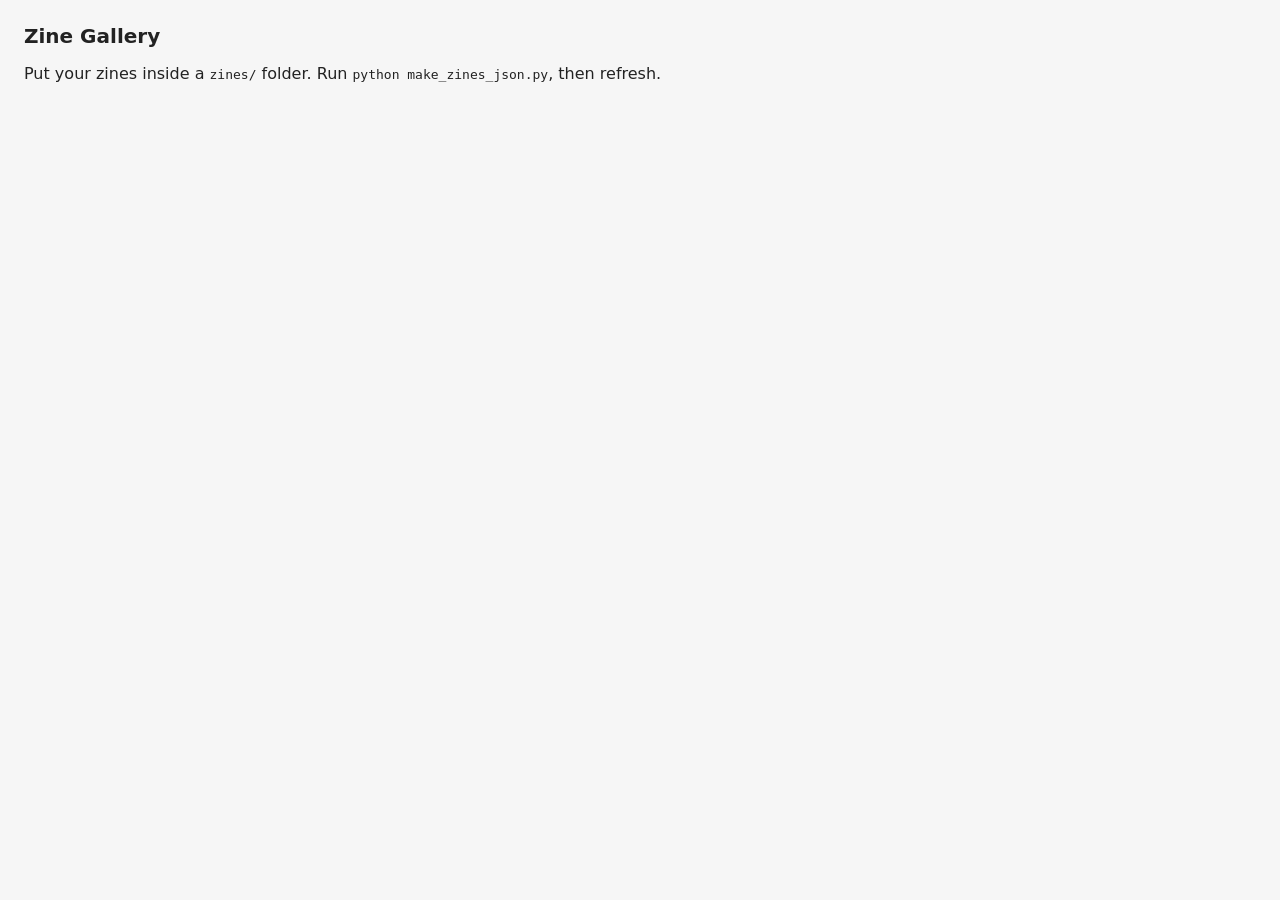
<file: index.html>
<!doctype html>
<html lang="en">
<head>
  <meta charset="utf-8" />
  <title>Zine Gallery (JSON + auto description)</title>
  <meta name="viewport" content="width=device-width, initial-scale=1" />
  <style>
    :root { --card-w: 260px; }
    body { margin: 24px; font-family: system-ui, sans-serif; background: #f6f6f6; color: #222; }
    h1 { font-size: 1.25rem; margin: 0 0 1rem; }
    .grid { display: grid; grid-template-columns: repeat(auto-fill, minmax(var(--card-w), 1fr)); gap: 1rem; }
    .card { display: grid; grid-template-rows: auto auto auto; background: #fff; border-radius: 12px; box-shadow: 0 3px 10px rgba(0,0,0,.12); overflow: hidden; text-decoration: none; color: inherit; }
    .thumb-wrap { position: relative; width: 100%; aspect-ratio: 5/7; overflow: hidden; background: #e3e3e3; }
    .meta { padding: .7rem .9rem .4rem; display: grid; gap: .25rem; }
    .title { font-weight: 700; font-size: 1rem; line-height: 1.2; text-align: center; }
    .url   { font-size: .75rem; color: #666; white-space: nowrap; overflow: hidden; text-overflow: ellipsis; }
    .desc  { padding: 0 .9rem .9rem; font-size: .85rem; color:#333; }
    .error { color:#b00020; font-size:.8rem; padding:.35rem .9rem .9rem; display:none; }
    .preview-host { position:absolute; inset:0; display:block; pointer-events:none; }
  </style>
</head>
<body>
  <h1>Zine Gallery</h1>
  <p>Put your zines inside a <code>zines/</code> folder. Run <code>python make_zines_json.py</code>, then refresh.</p>
  <div class="grid" id="gallery"></div>

  <script type="module">
    async function loadZines() {
      const res = await fetch('zines.json', { cache: 'no-store' });
      if (!res.ok) throw new Error('Missing zines.json. Run "python make_zines_json.py".');
      return await res.json();
    }

    async function fetchText(url) {
      const r = await fetch(url);
      if (!r.ok) throw new Error('HTTP ' + r.status + ' for ' + url);
      return await r.text();
    }

    const zineCss = await fetchText('zine.css').catch(_ => '');

    function createPreview(host, zineUrl, errEl) {
      const root = host.attachShadow({ mode: 'open' });

      const style = document.createElement('style');
      style.textContent = `
${'__INLINE_ZCSS__'}

        :host { all: initial; contain: strict; display:block; position:absolute; inset:0; }
        .zine { display:block !important; margin:0 !important; padding:0 !important; gap:0 !important; }
        .zine > * { box-shadow:none !important; border-radius:0 !important; }
        .fit { position:absolute; inset:0; display:grid; place-items:center; overflow:hidden; }
        .shell { transform-origin: top left; will-change: transform; }
		.zine::before {content: none !important; display: none !important; }
      `;
      root.appendChild(style);

      const fit = document.createElement('div');
      fit.className = 'fit';
      root.appendChild(fit);

      fetchText(zineUrl).then(html => {
        const doc = new DOMParser().parseFromString(html, 'text/html');
		attachZineHeadResources(root, doc, zineUrl); // <-- loads the zine’s fonts/CSS into the shadow
        const first = doc.querySelector('main.zine > article');
        if (!first) throw new Error('No <article> found');
        const container = document.createElement('div');
        container.className = 'zine';
        container.appendChild(first.cloneNode(true));
        const shell = document.createElement('div');
        shell.className = 'shell';
        shell.appendChild(container);
        fit.appendChild(shell);

        const MM_TO_PX = 96/25.4;
        const fallbackW = 75 * MM_TO_PX;
        const fallbackH = 105 * MM_TO_PX;

        let tries = 0;
        const tick = () => {
          tries++;
          const art = root.querySelector('.zine > article');
          if (!art) return;
          const rect = art.getBoundingClientRect();
          let w = rect.width, h = rect.height;
          if ((w === 0 || h === 0) && tries < 30) {
            requestAnimationFrame(tick);
            return;
          }
          if (w === 0 || h === 0) { w = fallbackW; h = fallbackH; }
          const hostRect = host.getBoundingClientRect();
          const scale = Math.min(hostRect.width / w, hostRect.height / h);
          shell.style.width = w + 'px';
          shell.style.height = h + 'px';
          shell.style.transform = `scale(${scale})`;
        };
        requestAnimationFrame(tick);
      }).catch(e => {
        errEl.style.display = 'block';
        errEl.textContent = 'Preview error: ' + e.message;
      });
    }

	// Resolve relative URLs against the zine HTML file (so font URLs work)
	function resolveUrl(rel, base) {
	  try { return new URL(rel, new URL(base, location.href)).toString(); }
	  catch { return rel; }
	}

	// Rewrite url(...) in inline <style> blocks so relative paths resolve
	function rewriteCssUrls(cssText, baseUrl) {
	  return cssText.replace(/url\(([^)]+)\)/g, (m, p1) => {
		let raw = p1.trim().replace(/^['"]|['"]$/g, '');
		if (/^data:|^https?:|^blob:/.test(raw)) return `url(${raw})`;
		return `url('${resolveUrl(raw, baseUrl)}')`;
	  });
	}

	// Import the zine’s own <link rel="stylesheet"> and <style> (fonts/theme)
	// into the Shadow DOM so @font-face rules apply inside the preview.
	function attachZineHeadResources(shadowRoot, doc, baseUrl) {
	  // CSS files (includes Google Fonts or your theme CSS)
	  doc.querySelectorAll('link[rel="stylesheet"]').forEach(link => {
		const href = link.getAttribute('href');
		if (!href) return;
		const l = document.createElement('link');
		l.rel = 'stylesheet';
		l.href = resolveUrl(href, baseUrl);
		shadowRoot.appendChild(l);
	  });

	// Inline <style> blocks (fix relative url(...) inside them)
		doc.querySelectorAll('style').forEach(s => {          // <- was 'head style'
		  const st = document.createElement('style');
		  st.textContent = rewriteCssUrls(s.textContent || '', baseUrl);
		  shadowRoot.appendChild(st);
		});


	  // (Optional) keep preconnects for Google Fonts fast
	  doc.querySelectorAll('link[rel="preconnect"]').forEach(link => {
		const href = link.getAttribute('href');
		if (!href) return;
		const l = document.createElement('link');
		l.rel = 'preconnect';
		l.href = href;
		shadowRoot.appendChild(l);
	  });
	}



    const gallery = document.getElementById('gallery');
    const ZINES = await loadZines();

    for (const z of ZINES) {
      const card = document.createElement('a');
      card.className = 'card';
      card.href = z.url;
      card.target = '_blank';

      const wrap = document.createElement('div');
      wrap.className = 'thumb-wrap';

      const host = document.createElement('div');
      host.className = 'preview-host';
      wrap.appendChild(host);

      const meta = document.createElement('div');
      meta.className = 'meta';
      meta.innerHTML = `
        <div class="title">${(z.title || z.url).replace(/</g,'&lt;')}</div>
        <div class="url" visibility: hidden>${z.url.replace(/</g,'&lt;')}</div>
      `;

      const desc = document.createElement('div');
      desc.className = 'desc';
      desc.textContent = z.description || "";

      const err = document.createElement('div');
      err.className = 'error';

      card.appendChild(wrap);
      card.appendChild(meta);
      if (z.description) card.appendChild(desc);
      card.appendChild(err);
      gallery.appendChild(card);

      // Inline CSS into the shadow style
      const css = zineCss.replace('`','\\`');
      createPreview(host, z.url, err);
      host.shadowRoot.querySelector('style').textContent = host.shadowRoot.querySelector('style').textContent.replace('__INLINE_ZCSS__', css);
    }
  </script>
</body>
</html>
</file>
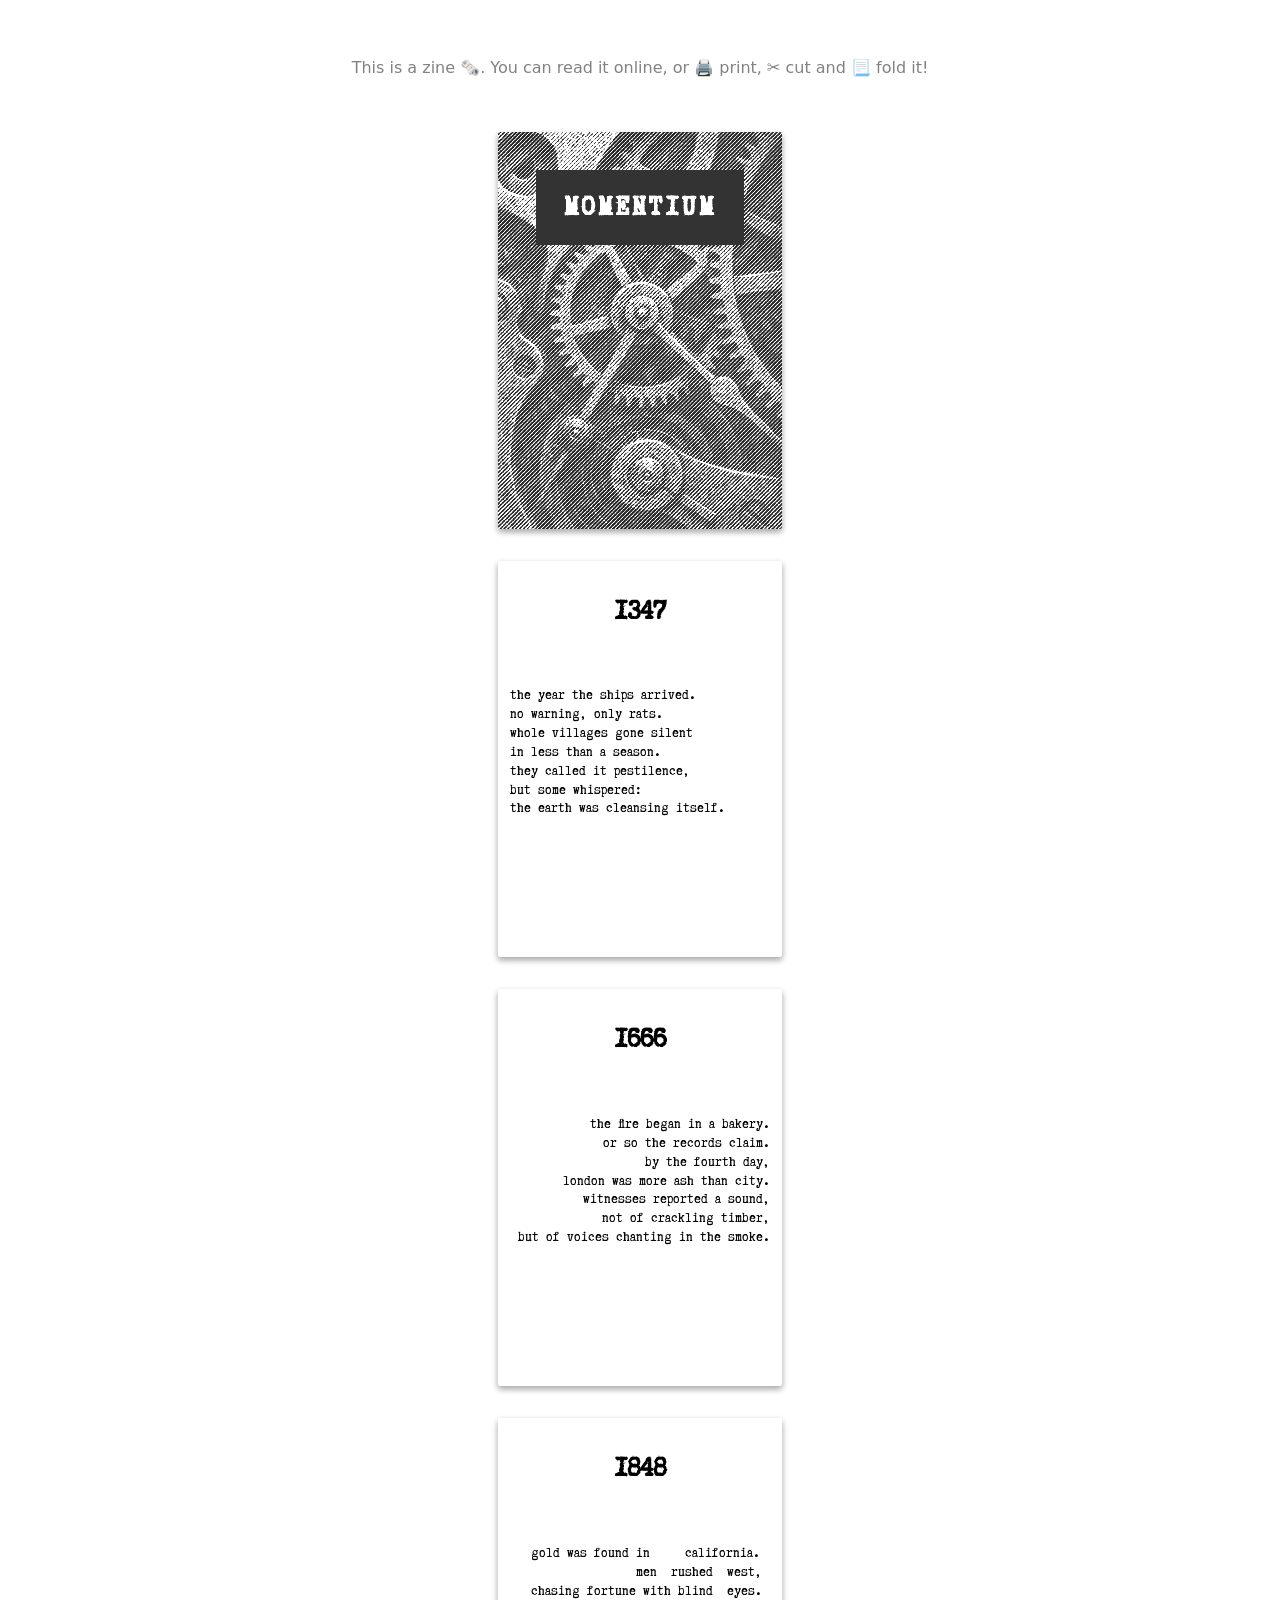
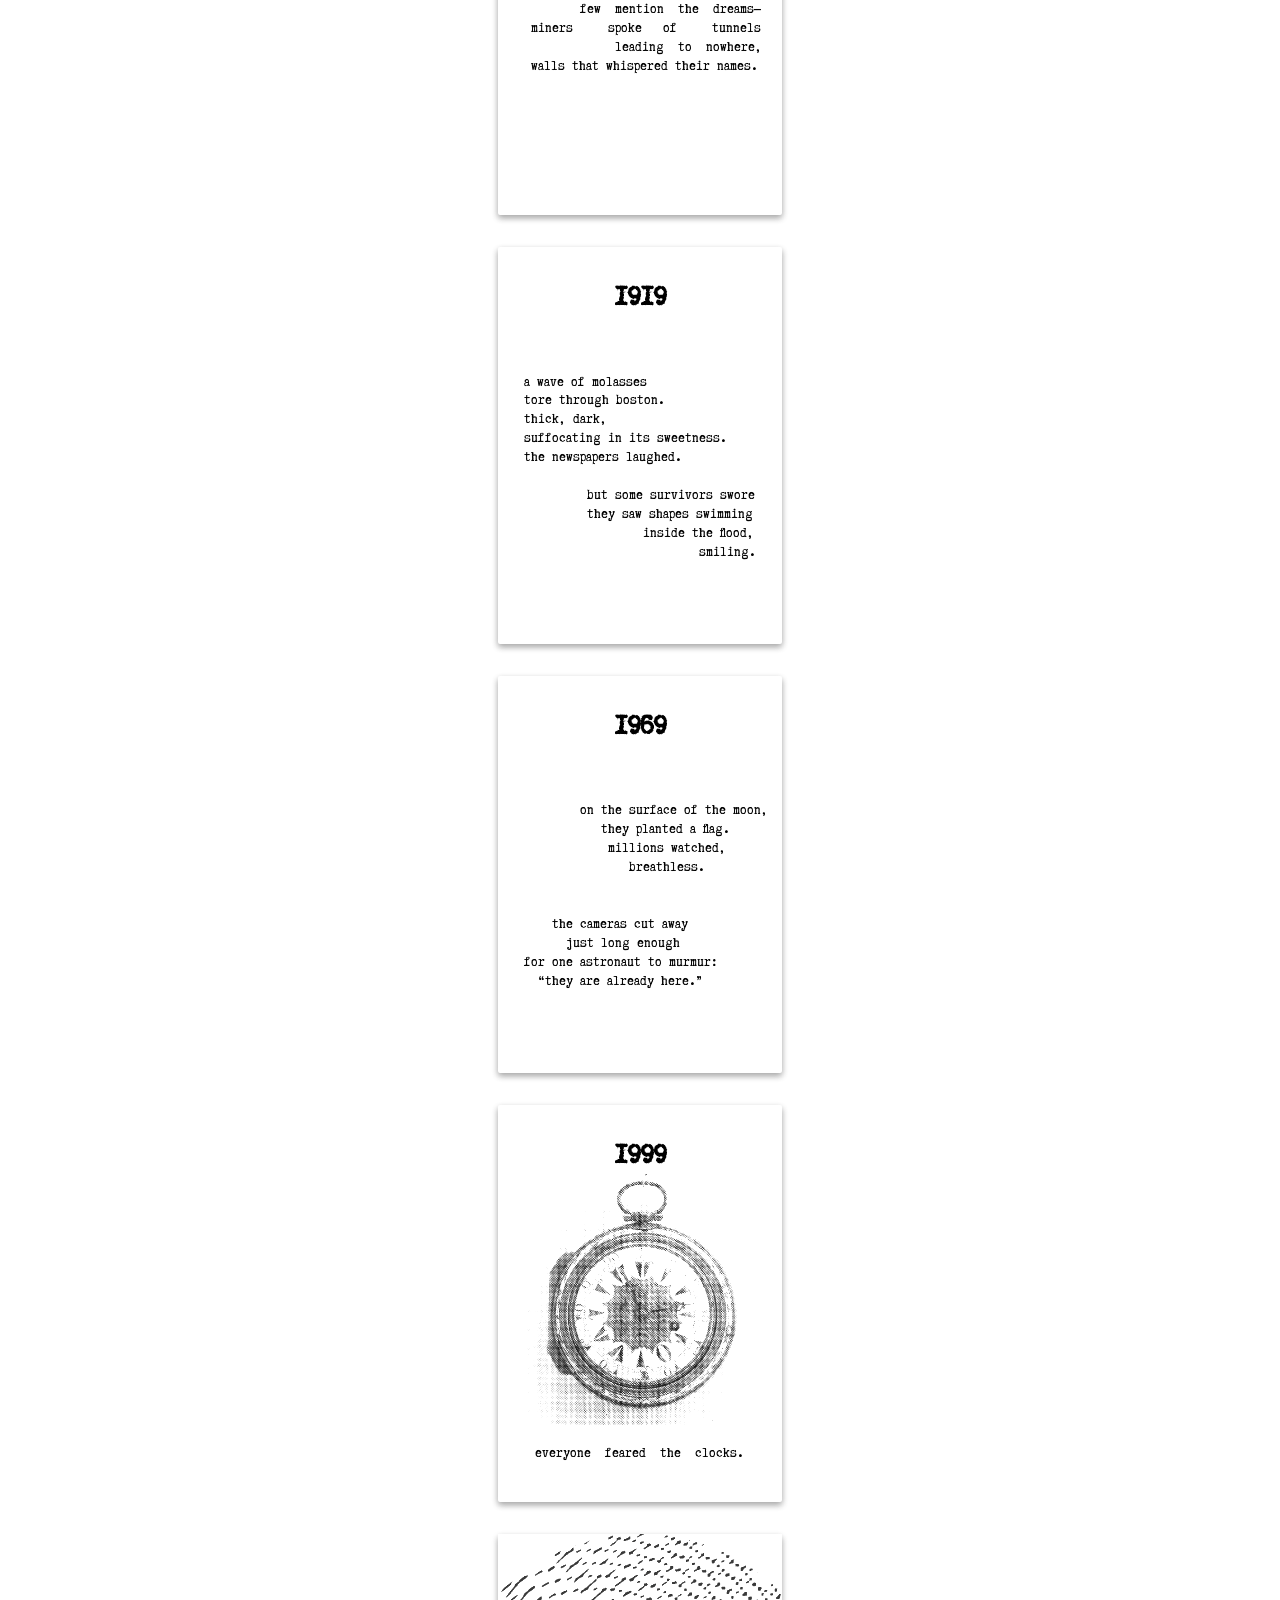
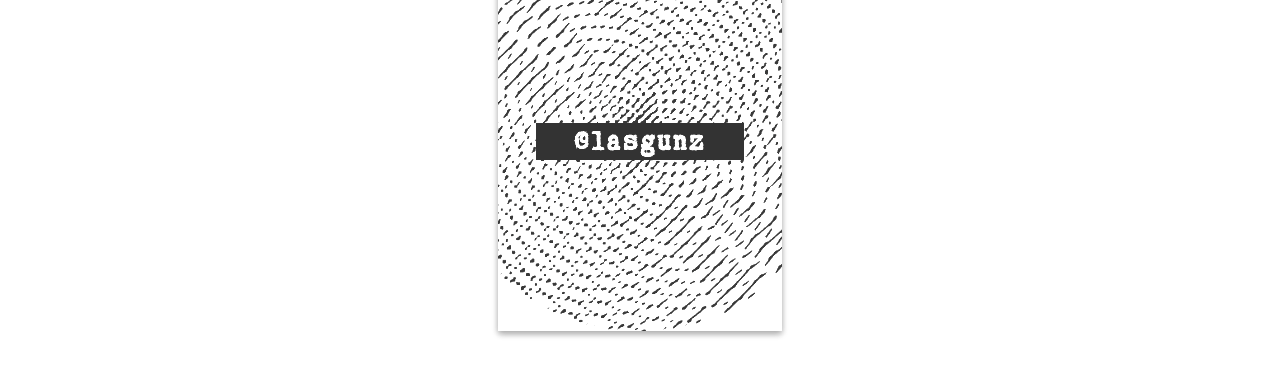
<file: zines/Momentium/Momentium.html>
<!doctype html>
<html lang="en">
<head>
  <meta charset="utf-8" />
  <title>Momentium Zine</title>
  <meta name="viewport" content="width=device-width, initial-scale=1">
  <meta name="description" content="Short one-paragraph description of this zine. It is indeed a Zine.">
  <link rel="stylesheet" href="../../zine.css">
  <style>
  /* load your typewriter font */
  @font-face {
    font-family: "poem-font";
    src: url("TTWPGOTT.ttf") format("truetype");
	font-style: normal;
	font-display: swap;
  }
  
  .zine { font-family: "poem-font", monospace; }

  body {
    line-height: 1.25;  /* keep it airy */
  }
  
  p, pre { font-family: poem-font, monospace; font-size: 4mm; text-align: justify;}
  h1 { font-family: poem-font, monospace; font-size: 8mm; }
  
  article pre {
    white-space: pre-wrap;
    overflow-wrap: anywhere;
    margin: 0;
    padding: 0.75rem;
    box-sizing: border-box;
  }

  @media print {
    article pre {
      font-size: 4mm;   /* stays fixed for print */
      padding: 1rem;    /* extra margin space when printing */
    }
  }
  </style>
</head>
<body>
  <main class="zine">

    <!-- Page 1 -->
    <article style="background: url(front3.png) center center/cover no-repeat;   filter: grayscale(0.9) brightness(1.5); ">
      <h1 style="grid-area: 3/3/7/14; display: flex; justify-content: center; align-items: center; background-color: #222; color: #eee; letter-spacing: 0.1em;">MOMENTIUM</h1>
    </article>

    <!-- Page 2 -->
    <article>
      <pre style="grid-area:1/1/15/21;">
	  <h1 style="text-align: center">1347</h1>


the year the ships arrived.
no warning, only rats.
whole villages gone silent
in less than a season.
they called it pestilence,
but some whispered:
the earth was cleansing itself.

      </pre>
    </article>

    <!-- Page 3 -->
    <article>
      <pre style="grid-area:1/1/15/21; text-align: right;">
	  <h1 style="text-align: center">1666</h1>
	  
	  
the fire began in a bakery.
or so the records claim.
by the fourth day,
london was more ash than city.
witnesses reported a sound,
not of crackling timber,
but of voices chanting in the smoke.
      </pre>
    </article>

    <!-- Page 4 -->
    <article>
      <pre style="grid-area:1/1/15/21; ">
	  <h1 style="text-align: center">1848</h1>


   gold was found in     california.
                  men  rushed  west,
   chasing fortune with blind  eyes.
          few  mention  the  dreams—
   miners     spoke   of     tunnels
               leading  to  nowhere,
   walls that whispered their names.
      </pre>
    </article>

    <!-- Page 5 -->
    <article>
      <pre style="grid-area:1/1/15/21; text-align: left;">
	  <h1 style="text-align: center">1919</h1>

		
  a wave of molasses
  tore through boston.
  thick, dark,
  suffocating in its sweetness.
  the newspapers laughed.

           but some survivors swore
           they saw shapes swimming
                   inside the flood,
                           smiling.
      </pre>
    </article>

    <!-- Page 6 -->
    <article>
      <pre style="grid-area:1/1/15/21; padding:0.75rem; box-sizing:border-box;">
	  <h1 style="text-align: center">1969</h1>


          on the surface of the moon,
             they planted a flag.
              millions watched,
                 breathless.
				   
				   
      the cameras cut away
        just long enough
  for one astronaut to murmur:
    “they are already here.”

      </pre>
    </article>

    <!-- Page 7 -->
    <article>
      <pre style="grid-area:1/1/15/21; text-align: center;">
	  <h1 style="text-align: center">1999</h1>
<img
  src="watch.png"
  alt="short descriptive alt text"
  style="
	max-width: 105%;
	max-height: 105%;
	width: auto;
	height: auto;
	object-fit: contain;
	display: block;
	margin: -20px auto 0; /* negative top margin pulls it up */
	filter: grayscale(0.9) brightness(1.2);
	"
/>
everyone  feared  the  clocks.
      </pre>
    </article>

    <!-- Page 8 (Back Cover) -->
      </article>

      <article style="background: url(image.png) center center/cover no-repeat; filter: grayscale(0.9) brightness(1.5);">
	  <h1 style="grid-area: 11/3/13/14; display: flex; justify-content: center; align-items: center; background-color: #222; color: #eee; letter-spacing: 0.1em;">@lasgunz</h1>

      </article>

  </main>
</body>
</html>
</file>
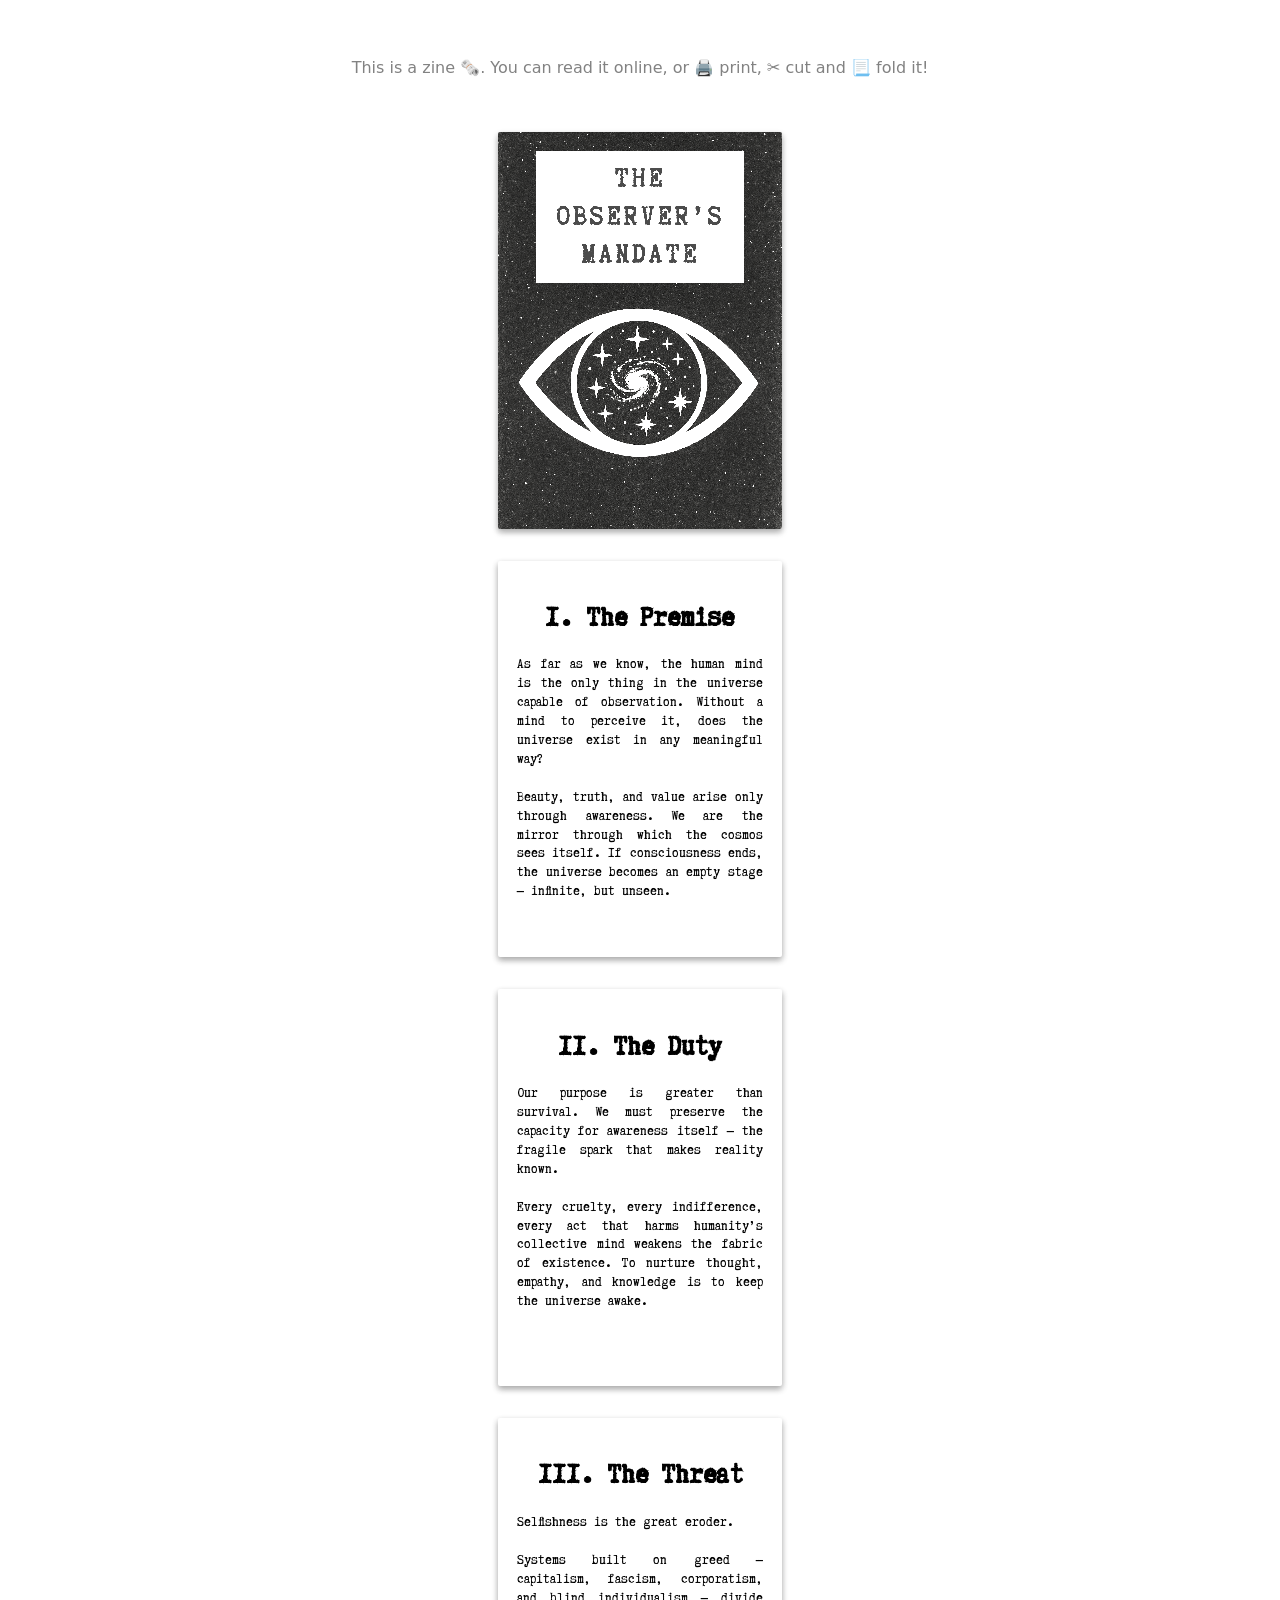
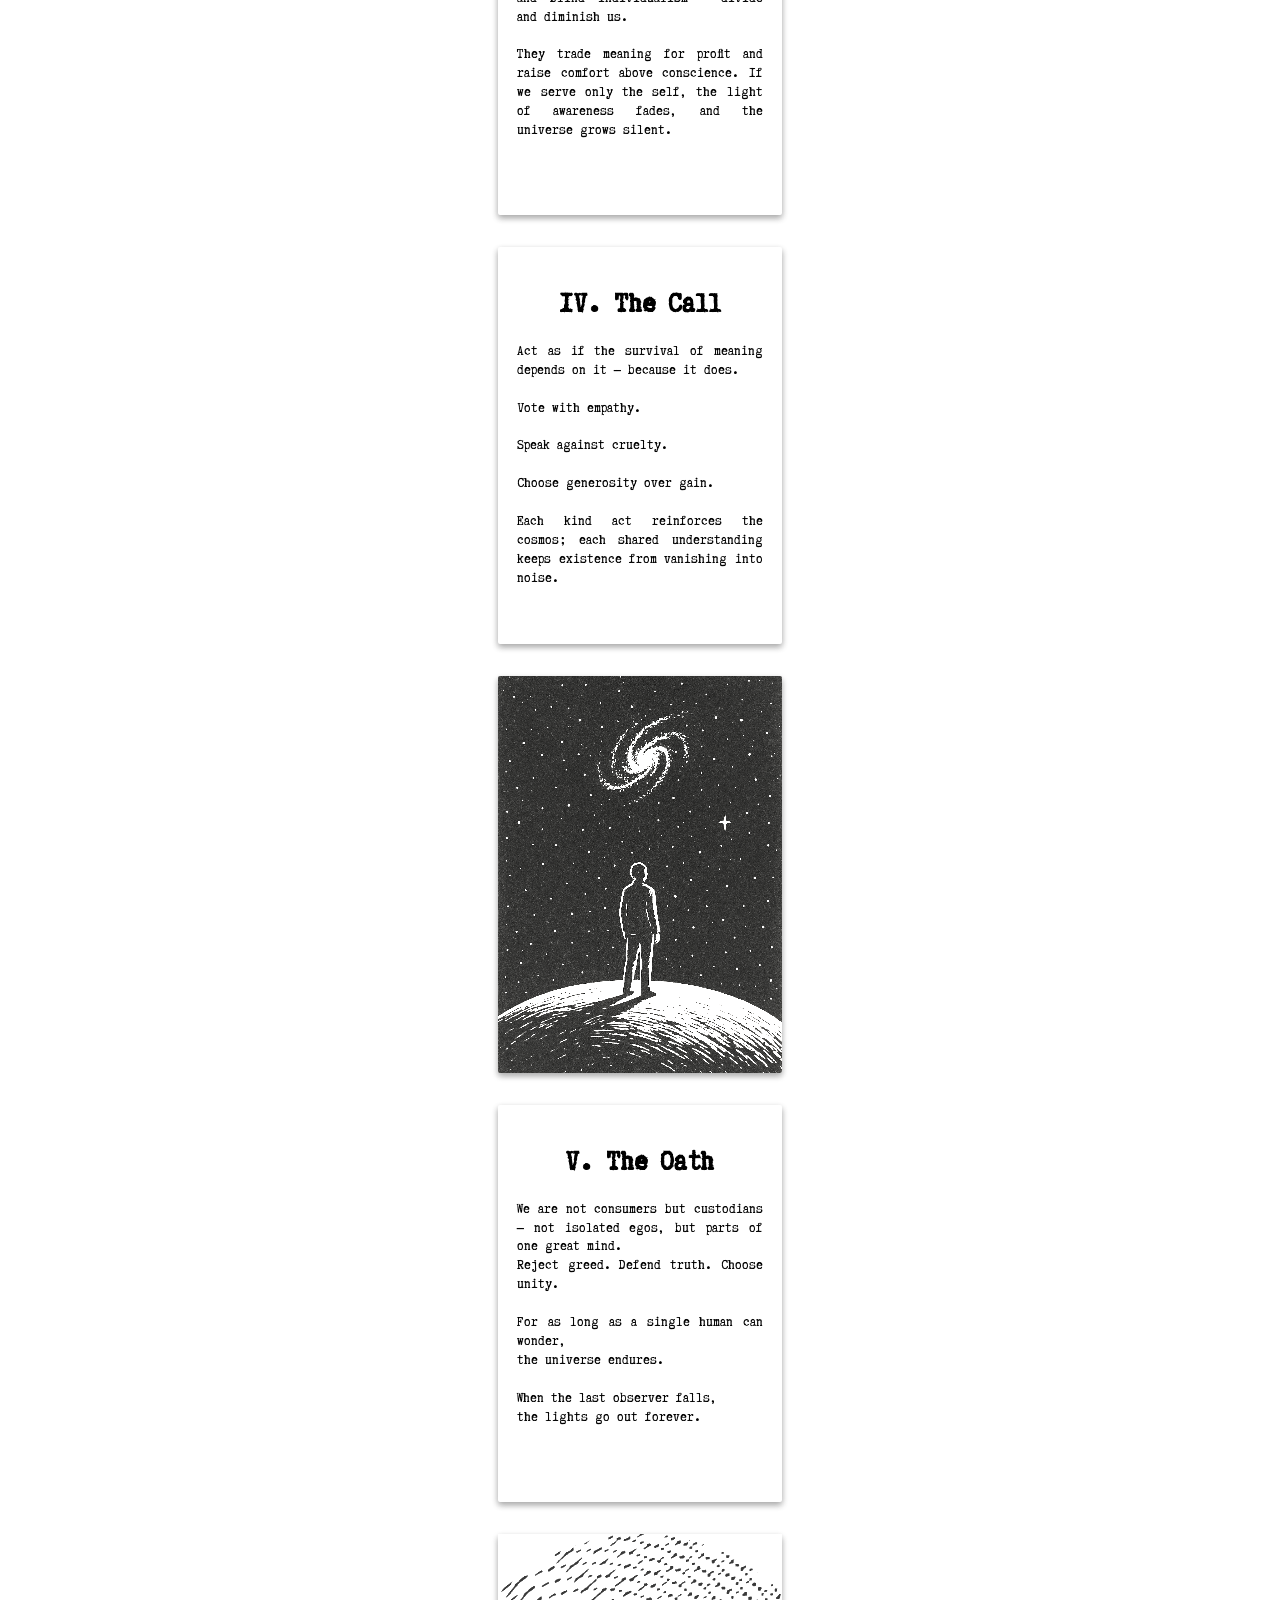
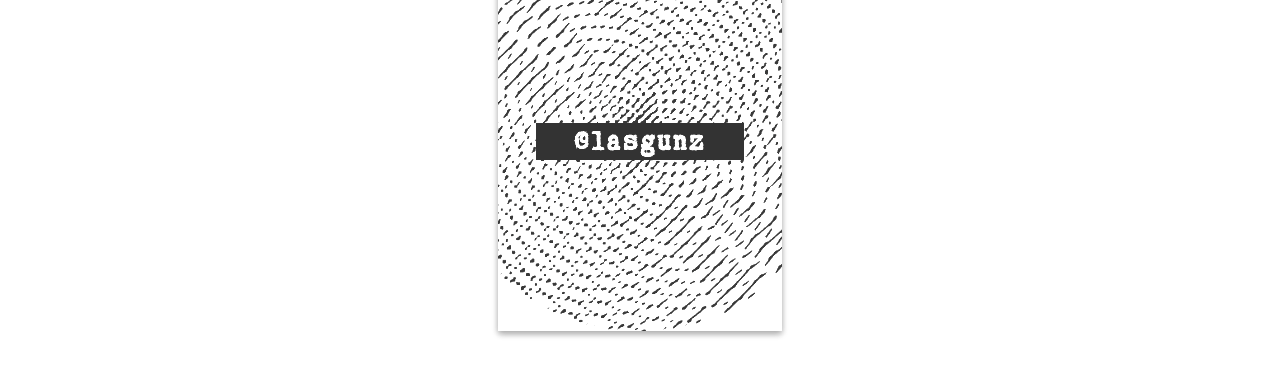
<file: zines/Observer/Observer.html>
<!doctype html>
<html lang="en">
<head>
  <meta charset="utf-8" />
  <title>THE OBSERVER’S MANDATE</title>
  <meta name="viewport" content="width=device-width, initial-scale=1">
  <meta name="description" content="A Mandate on how to respect our roll as the universe's observer">
  <link rel="stylesheet" href="../../zine.css">
  <style>
  /* load your typewriter font */
  @font-face {
    font-family: "poem-font";
    src: url("TTWPGOTT.ttf") format("truetype");
	font-style: normal;
	font-display: swap;
  }
  
  .zine { font-family: "poem-font", monospace; }

  body {
    line-height: 1.25;  /* keep it airy */
  }
  
  p, pre { font-family: poem-font, monospace; font-size: 4mm; text-align: justify;}
  h1 { font-family: poem-font, monospace; font-size: 8mm; }
  
  article pre {
    white-space: pre-wrap;
    overflow-wrap: anywhere;
    margin: 0;
    padding: 1.2rem;
    box-sizing: border-box;
  }

  @media print {
    article pre {
      font-size: 4mm;   /* stays fixed for print */
      padding: 1.2rem;    /* extra margin space when printing */
    }
  }
  </style>
</head>
<body>
  <main class="zine">

    <!-- Page 1 -->
    <article style="background: url(front1.png) center center/cover no-repeat;   filter: grayscale(0.9) brightness(4.5); ">
      <h1 style="grid-area: 2/3/9/14; display: flex; text-align: center; align-items: center; background-color: #fff; color: #111; letter-spacing: 0.1em;">THE OBSERVER’S MANDATE</h1>
    </article>

    <!-- Page 2 -->
    <article>
      <pre style="grid-area:1/1/15/21;">
	  <h1 style="text-align: center">I. The Premise</h1>
As far as we know, the human mind is the only thing in the universe capable of observation. Without a mind to perceive it, does the universe exist in any meaningful way?

Beauty, truth, and value arise only through awareness. We are the mirror through which the cosmos sees itself. If consciousness ends, the universe becomes an empty stage — infinite, but unseen.



      </pre>
    </article>

    <!-- Page 3 -->
    <article>
      <pre style="grid-area:1/1/15/21;">
	  <h1 style="text-align: center">II. The Duty</h1>
Our purpose is greater than survival. We must preserve the capacity for awareness itself — the fragile spark that makes reality known.

Every cruelty, every indifference, every act that harms humanity’s collective mind weakens the fabric of existence. To nurture thought, empathy, and knowledge is to keep the universe awake.
      </pre>
    </article>

    <!-- Page 4 -->
    <article>
      <pre style="grid-area:1/1/15/21;">
	  <h1 style="text-align: center">III. The Threat</h1>
Selfishness is the great eroder.

Systems built on greed — capitalism, fascism, corporatism, and blind individualism — divide and diminish us.

They trade meaning for profit and raise comfort above conscience. If we serve only the self, the light of awareness fades, and the universe grows silent.
      </pre>
    </article>

    <!-- Page 5 -->
    <article>
      <pre style="grid-area:1/1/15/21;">
	  <h1 style="text-align: center">IV. The Call</h1>
Act as if the survival of meaning depends on it — because it does.

Vote with empathy.

Speak against cruelty.

Choose generosity over gain.

Each kind act reinforces the cosmos; each shared understanding keeps existence from vanishing into noise.
      </pre>
    </article>

    <!-- Page 6 -->
	<article style="background: url(image2.png) center center/cover no-repeat;   filter: grayscale(0.9) brightness(4.5); ">

    </article>
	
    <!-- Page 7 -->	
    <article>
      <pre style="grid-area:1/1/15/21;">
	  <h1 style="text-align: center">V. The Oath</h1>
We are not consumers but custodians — not isolated egos, but parts of one great mind.
Reject greed. Defend truth. Choose unity.

For as long as a single human can wonder,
the universe endures.

When the last observer falls,
the lights go out forever.
      </pre>
    </article>

    <!-- Page 8 (Back Cover) -->
      </article>

      <article style="background: url(image.png) center center/cover no-repeat; filter: grayscale(0.9) brightness(1.5);">
	  <h1 style="grid-area: 11/3/13/14; display: flex; justify-content: center; align-items: center; background-color: #222; color: #eee; letter-spacing: 0.1em;">@lasgunz</h1>

      </article>

  </main>
</body>
</html>
</file>
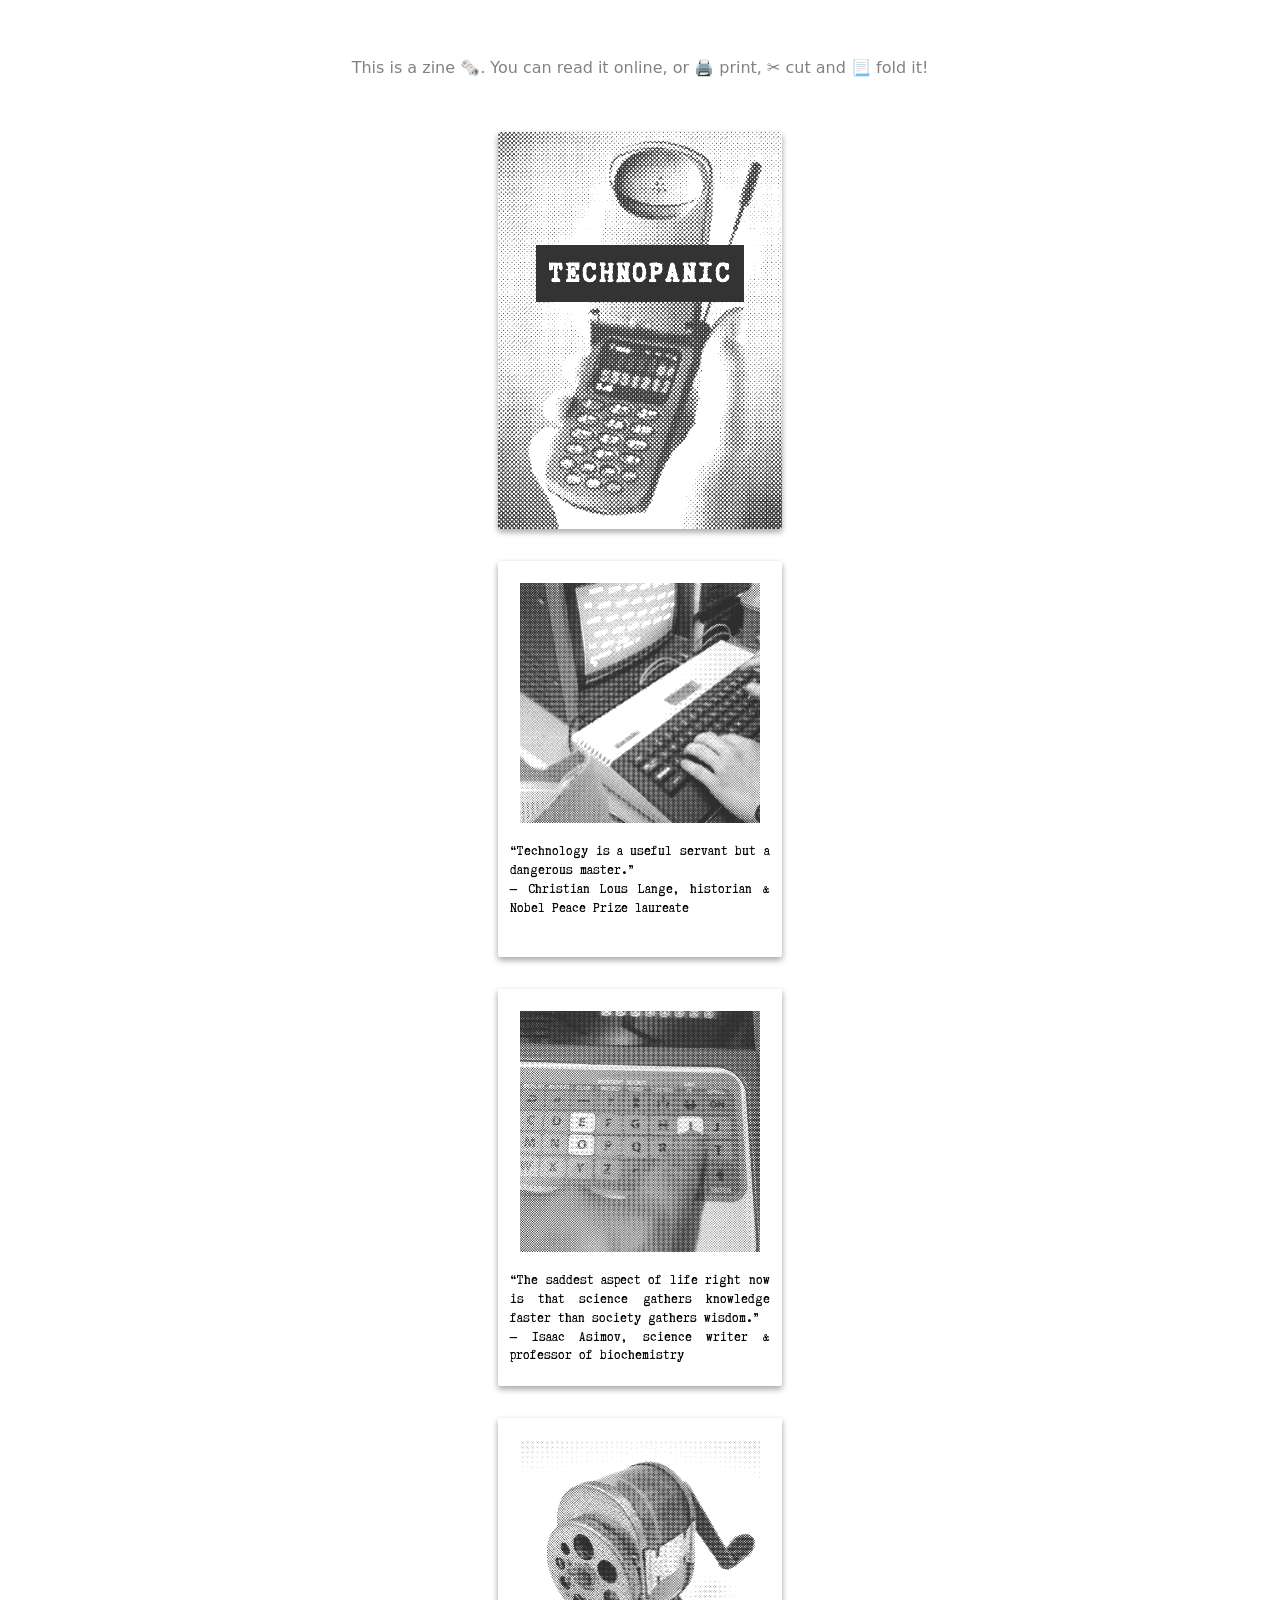
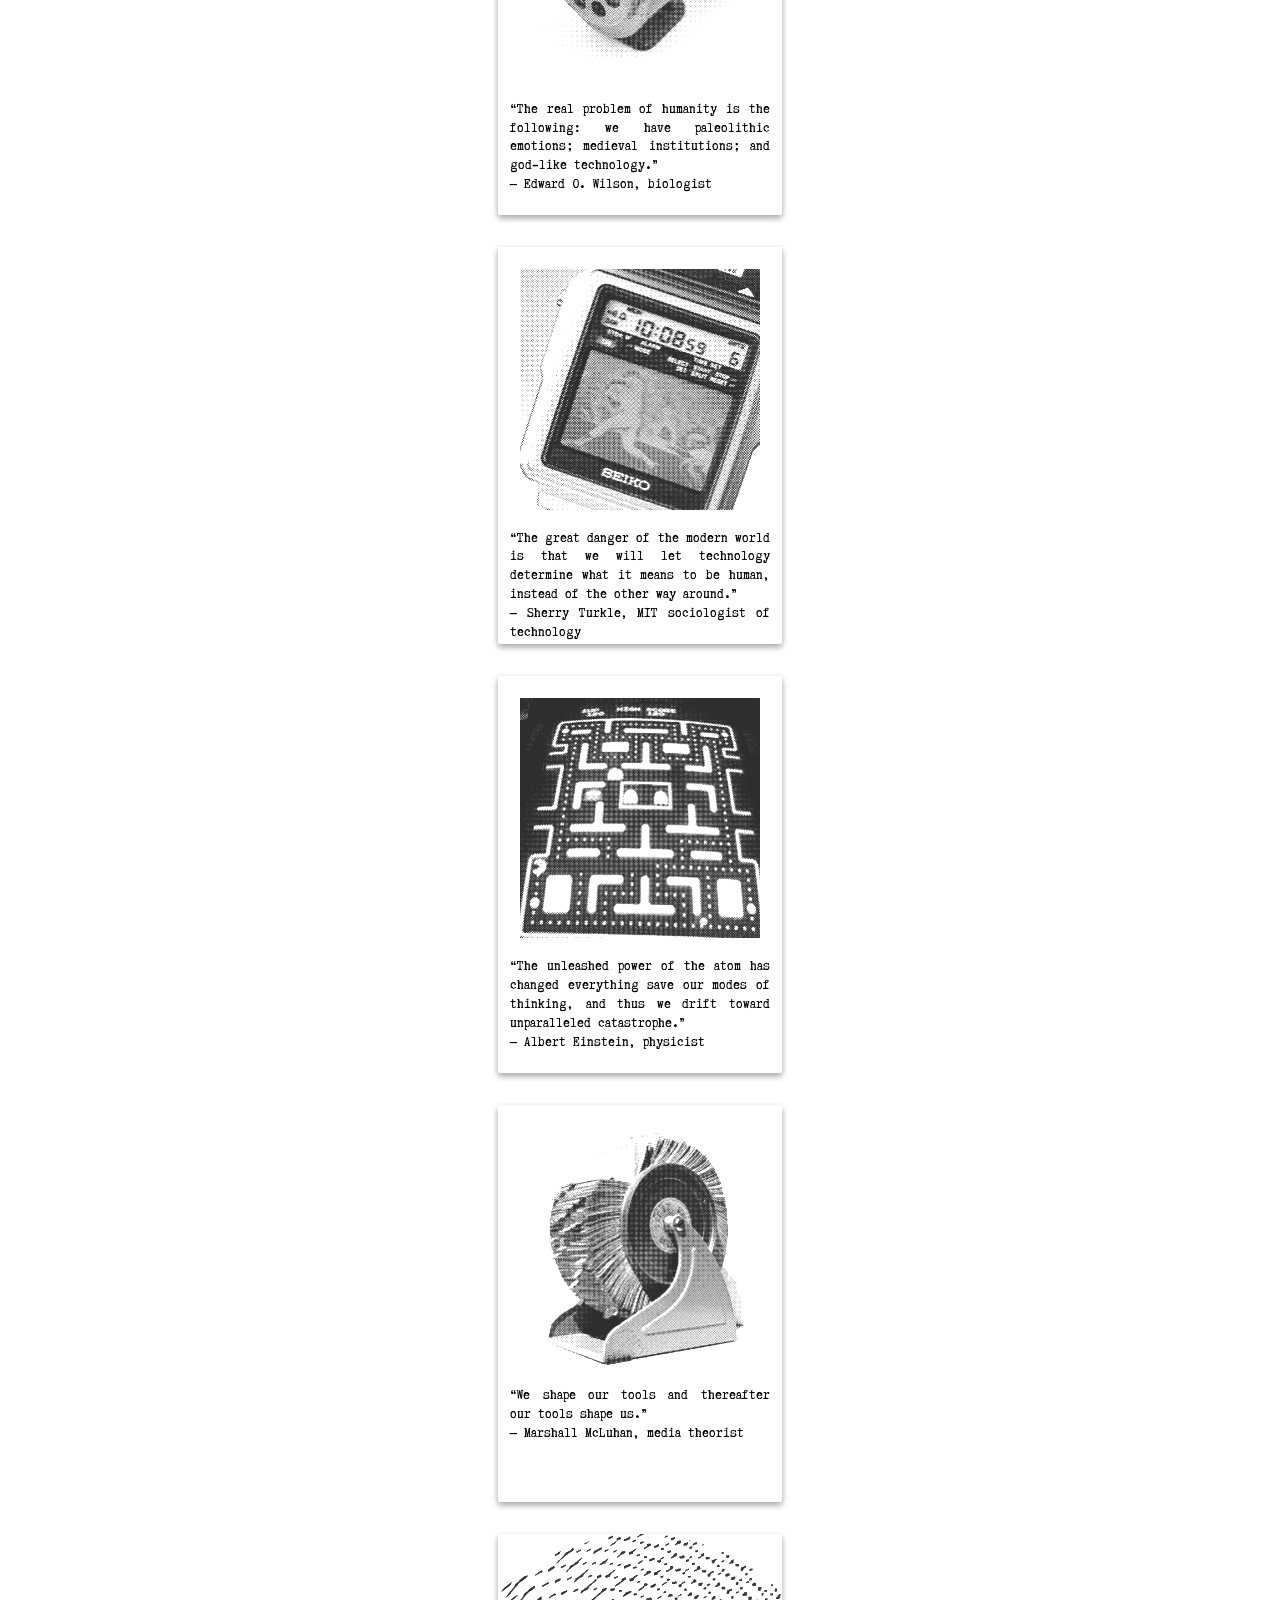
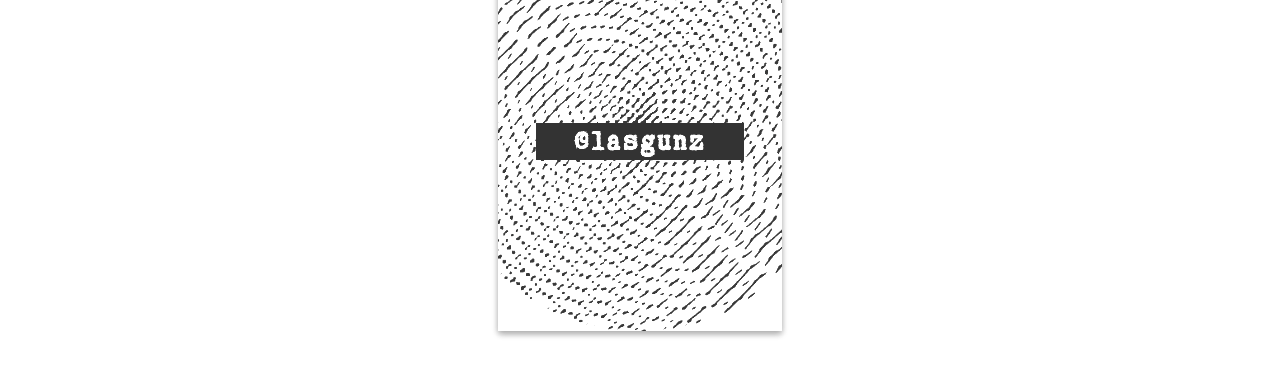
<file: zines/TechnologyQuotes/TechnologyQuotes.html>
<!doctype html>
<html lang="en">
<head>
  <meta charset="utf-8" />
  <title>TECHNOPANIC</title>
  <meta name="viewport" content="width=device-width, initial-scale=1">
  <meta name="description" content="Quotes warning us of what is coming.">
  <link rel="stylesheet" href="../../zine.css">
  <style>
  /* load your typewriter font */
  @font-face {
    font-family: "poem-font";
    src: url("TTWPGOTT.ttf") format("truetype");
	font-style: normal;
	font-display: swap;
  }
  
  .zine { font-family: "poem-font", monospace; }

  body {
    line-height: 1.25;  /* keep it airy */
  }
  
  p, pre { font-family: poem-font, monospace; font-size: 4mm; text-align: justify;}
  h1 { font-family: poem-font, monospace; font-size: 8mm; }
  
  article pre {
    white-space: pre-wrap;
    overflow-wrap: anywhere;
    margin: 0;
    padding: 0.75rem;
    box-sizing: border-box;
  }

  @media print {
    article pre {
      font-size: 4mm;   /* stays fixed for print */
      padding: 1rem;    /* extra margin space when printing */
    }
	@page { size: landscape; margin: 10px; bleed: 0; }
  }
  </style>
</head>
<body>
  <main class="zine">

    <!-- Page 1 -->
    <article style="background: url(mobile.png) center center/cover no-repeat;  filter: grayscale(0.9) brightness(1.5); ">
      <h1 style="grid-area: 7/3/10/14; display: flex; justify-content: center; align-items: center; background-color: #222; color: #eee; letter-spacing: 0.1em;">TECHNOPANIC</h1>
    </article>

    <!-- Page 2 -->
    <article>
      <pre style="grid-area:1/1/15/21;">
<img
  src="computer.png"
  alt="short descriptive alt text"
  style="
	max-width: 100%;
	max-height: 100%;
	width: auto;
	height: auto;
	object-fit: contain;
	display: block;
	margin: 10px auto 0; /* negative top margin pulls it up */
	filter: grayscale(0.9) brightness(1.2); 
	"
/>
“Technology is a useful servant but a dangerous master.”
— Christian Lous Lange, historian & Nobel Peace Prize laureate
      </pre>
    </article>

    <!-- Page 3 -->
    <article>
      <pre style="grid-area:1/1/15/21;">
<img
  src="speaknspell.png"
  alt="short descriptive alt text"
  style="
	max-width: 100%;
	max-height: 100%;
	width: auto;
	height: auto;
	object-fit: contain;
	display: block;
	margin: 10px auto 0; /* negative top margin pulls it up */
	filter: grayscale(0.9) brightness(1.2);
	"
/>
“The saddest aspect of life right now is that science gathers knowledge faster than society gathers wisdom.”
— Isaac Asimov, science writer & professor of biochemistry
      </pre>
    </article>

    <!-- Page 4 -->
    <article>
      <pre style="grid-area:1/1/15/21; ">
<img
  src="sharpener.png"
  alt="short descriptive alt text"
  style="
	max-width: 100%;
	max-height: 100%;
	width: auto;
	height: auto;
	object-fit: contain;
	display: block;
	margin: 10px auto 0; /* negative top margin pulls it up */
	filter: grayscale(0.9) brightness(1.2);
	"
/>
“The real problem of humanity is the following: we have paleolithic emotions; medieval institutions; and god-like technology.”
— Edward O. Wilson, biologist
      </pre>
    </article>

    <!-- Page 5 -->
    <article>
      <pre style="grid-area:1/1/15/21;">
<img
  src="watch.png"
  alt="short descriptive alt text"
  style="
	max-width: 100%;
	max-height: 100%;
	width: auto;
	height: auto;
	object-fit: contain;
	display: block;
	margin: 10px auto 0; /* negative top margin pulls it up */
	filter: grayscale(0.9) brightness(1.2);
	"
/>  
“The great danger of the modern world is that we will let technology determine what it means to be human, instead of the other way around.”
— Sherry Turkle, MIT sociologist of technology
      </pre>
    </article>

    <!-- Page 6 -->
    <article>
      <pre style="grid-area:1/1/15/21; padding:0.75rem; box-sizing:border-box;">
<img
  src="pacman.png"
  alt="short descriptive alt text"
  style="
	max-width: 100%;
	max-height: 100%;
	width: auto;
	height: auto;
	object-fit: contain;
	display: block;
	margin: 10px auto 0; /* negative top margin pulls it up */
	filter: grayscale(0.9) brightness(1.2);
	"
/>
“The unleashed power of the atom has changed everything save our modes of thinking, and thus we drift toward unparalleled catastrophe.”
— Albert Einstein, physicist
      </pre>
    </article>

    <!-- Page 7 -->
    <article>
      <pre style="grid-area:1/1/15/21;">
<img
  src="roladex.png"
  alt="short descriptive alt text"
  style="
	max-width: 100%;
	max-height: 100%;
	width: auto;
	height: auto;
	object-fit: contain;
	display: block;
	margin: 10px auto 0; /* negative top margin pulls it up */
	filter: grayscale(0.9) brightness(1.2);
	"
/>
“We shape our tools and thereafter our tools shape us.”
— Marshall McLuhan, media theorist
      </pre>
    </article>

    <!-- Page 8 (Back Cover) -->
      </article>

      <article style="background: url(image.png) center center/cover no-repeat; filter: grayscale(0.9) brightness(1.5);">
	  <h1 style="grid-area: 11/3/13/14; display: flex; justify-content: center; align-items: center; background-color: #222; color: #eee; letter-spacing: 0.1em;">@lasgunz</h1>

      </article>

  </main>
</body>
</html>
</file>
<file: zine.css>
/* Minimal CSS reset */
* { margin: 0; padding: 0; box-sizing: border-box; }

/* Common styles: zine is a grid with some gap between pages */
.zine { display: grid; padding: 1mm; gap: 2mm; }
/* Pages are also 21x15 grids to roughly fit A4/Letter aspect ratio */
.zine > * {
	display: grid;
	grid-template-columns: repeat(15, 5mm);
	grid-template-rows: repeat(21, 5mm);
	background-color: white;
	width: 75mm;         /* 15 × 5mm */
	height: 105mm;       /* 21 × 5mm */
	overflow: hidden;    /* prevent accidental expansion */
}

@media (prefers-color-scheme: dark) { body { background-color: #424242; } }

@media screen {
	/* On screen all pages go vertically in the middle of the screen */
	.zine {
		grid-template-areas: "p1" "p2" "p3" "p4" "p5" "p6" "p7" "p8";
		justify-items: center;
		gap: 2rem;
		margin: 2rem;
	}
	.zine::before {
		font-family: system-ui, sans-serif;
		content: "This is a zine 🗞️. You can read it online, or 🖨️ print, ✂️ cut and 📃 fold it!";
		/*position: fixed;*/
		/*display: block;*/
		/*right: 1rem;*/
		/*top: 1rem;*/
		/*width: 10rem;*/
		padding: 1rem 2rem;
		line-height: 2rem;
		color: #828282;
	}
	/* Pages drop shadow to appear natural */
	.zine > * {
		border-radius: 2px;
		box-shadow: 0 3px 6px rgba(0,0,0,0.16), 0 3px 6px rgba(0,0,0,0.23);
	}
}

@media print {
	/* 8-page zine should be printed in landscape mode with no additional margins */
	@page { size: landscape; margin: 0; bleed: 0; }
	/* Zine has strange page ordering to make folding possible */
	.zine { width: 100vw; height: 100vh; grid-template-areas: "p5 p4 p3 p2" "p6 p7 p8 p1"; }
	/* Some pages have to be flipped 180 degrees */
	.zine > :nth-child(5), .zine > :nth-child(4), .zine > :nth-child(3), .zine > :nth-child(2) {
		transform: rotate(180deg);
	}
	.zine :nth-child(1) { grid-area: p1; }
	.zine :nth-child(2) { grid-area: p2; }
	.zine :nth-child(3) { grid-area: p3; }
	.zine :nth-child(4) { grid-area: p4; }
	.zine :nth-child(5) { grid-area: p5; }
	.zine :nth-child(6) { grid-area: p6; }
	.zine :nth-child(7) { grid-area: p7; }
	.zine :nth-child(8) { grid-area: p8; }
}
</file>
